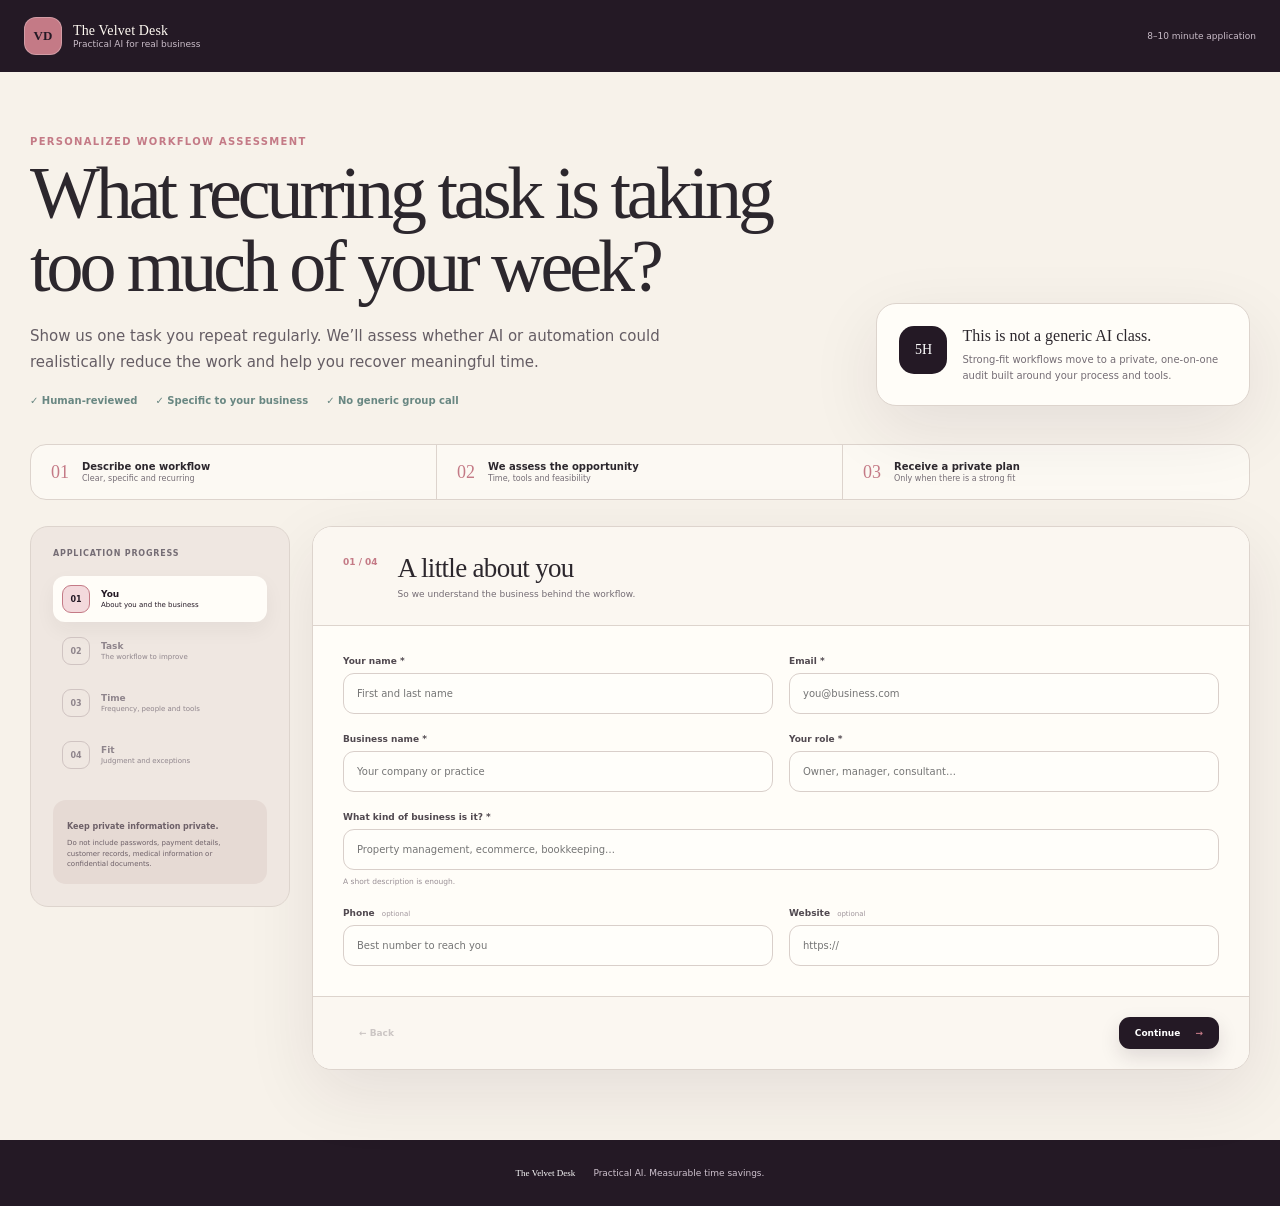
<file: TheVelvetDesk-workflowreview/index.html>
<!doctype html>
<html lang="en">
  <head>
    <meta charset="utf-8" />
    <meta name="viewport" content="width=device-width, initial-scale=1" />
    <meta name="description" content="Apply for a personalized workflow review and discover whether AI can help your business recover five hours each week." />
    <meta name="theme-color" content="#241925" />
    <title>Five-Hour Workflow Review | The Velvet Desk</title>
    <link rel="stylesheet" href="./styles.css" />
  </head>
  <body>
    <header class="site-header">
      <a class="brand" href="./" aria-label="The Velvet Desk home">
        <span class="brand-mark">VD</span>
        <span><strong>The Velvet Desk</strong><small>Practical AI for real business</small></span>
      </a>
      <span class="time-estimate">8–10 minute application</span>
    </header>

    <main>
      <section class="intro">
        <div class="intro-copy">
          <p class="eyebrow">Personalized workflow assessment</p>
          <h1>What recurring task is taking too much of your week?</h1>
          <p class="lede">Show us one task you repeat regularly. We’ll assess whether AI or automation could realistically reduce the work and help you recover meaningful time.</p>
          <div class="trust-row">
            <span>✓ Human-reviewed</span><span>✓ Specific to your business</span><span>✓ No generic group call</span>
          </div>
        </div>
        <aside class="intro-card">
          <span class="card-number">5H</span>
          <div><strong>This is not a generic AI class.</strong><p>Strong-fit workflows move to a private, one-on-one audit built around your process and tools.</p></div>
        </aside>
      </section>

      <section class="process" aria-label="How the workflow review works">
        <article><span>01</span><div><strong>Describe one workflow</strong><small>Clear, specific and recurring</small></div></article>
        <article><span>02</span><div><strong>We assess the opportunity</strong><small>Time, tools and feasibility</small></div></article>
        <article><span>03</span><div><strong>Receive a private plan</strong><small>Only when there is a strong fit</small></div></article>
      </section>

      <div class="form-layout" id="application">
        <aside class="progress-card">
          <p>Application progress</p>
          <ol id="progress-list">
            <li class="active"><span>01</span><div><strong>You</strong><small>About you and the business</small></div></li>
            <li><span>02</span><div><strong>Task</strong><small>The workflow to improve</small></div></li>
            <li><span>03</span><div><strong>Time</strong><small>Frequency, people and tools</small></div></li>
            <li><span>04</span><div><strong>Fit</strong><small>Judgment and exceptions</small></div></li>
          </ol>
          <div class="privacy-note"><strong>Keep private information private.</strong><p>Do not include passwords, payment details, customer records, medical information or confidential documents.</p></div>
        </aside>

        <form id="workflow-form" class="workflow-form" novalidate>
          <header class="form-heading"><span id="section-count">01 / 04</span><div><h2 id="section-title">A little about you</h2><p id="section-description">So we understand the business behind the workflow.</p></div></header>

          <section class="form-panel" data-step="0">
            <div class="field-grid two">
              <label><span>Your name *</span><input name="applicantName" required autocomplete="name" placeholder="First and last name" /></label>
              <label><span>Email *</span><input name="email" type="email" required autocomplete="email" placeholder="you@business.com" /></label>
            </div>
            <div class="field-grid two">
              <label><span>Business name *</span><input name="businessName" required placeholder="Your company or practice" /></label>
              <label><span>Your role *</span><input name="role" required placeholder="Owner, manager, consultant…" /></label>
            </div>
            <label><span>What kind of business is it? *</span><input name="businessType" required placeholder="Property management, ecommerce, bookkeeping…" /><small>A short description is enough.</small></label>
            <div class="field-grid two optional-row">
              <label><span>Phone <i>optional</i></span><input name="phone" type="tel" autocomplete="tel" placeholder="Best number to reach you" /></label>
              <label><span>Website <i>optional</i></span><input name="website" type="url" placeholder="https://" /></label>
            </div>
            <label class="bot-field" aria-hidden="true"><span>Company website</span><input name="companyWebsite" tabindex="-1" autocomplete="off" /></label>
          </section>

          <section class="form-panel" data-step="1" hidden>
            <label><span>Give the task a short name *</span><input name="workflowTitle" required placeholder="Processing new client inquiries" /><small>Choose one task that happens repeatedly.</small></label>
            <label><span>What are you trying to get done? *</span><textarea name="workflowDescription" required rows="4" placeholder="Explain the task in everyday language and why it matters."></textarea></label>
            <label><span>What causes the task to begin? *</span><textarea name="trigger" required rows="3" placeholder="A customer completes our website form, or every Friday I receive a new spreadsheet."></textarea><small>This is the trigger that tells you it is time to start.</small></label>
            <label><span>Walk us through the steps you currently take *</span><textarea name="steps" required rows="7" placeholder="1. I open the form response&#10;2. I copy the details into our spreadsheet&#10;3. I check whether the customer qualifies&#10;4. I write and send a response"></textarea><small>Include manual copying, checking, waiting and follow-up.</small></label>
          </section>

          <section class="form-panel" data-step="2" hidden>
            <div class="field-grid two number-row">
              <label><span>How many times per week? *</span><input name="occurrencesPerWeek" required type="number" min="1" max="1000" inputmode="numeric" placeholder="20" /></label>
              <label><span>Minutes each time? *</span><input name="minutesPerOccurrence" required type="number" min="1" max="1440" inputmode="numeric" placeholder="15" /></label>
            </div>
            <div class="calculation-note"><span>Why we ask</span><p>Frequency × time shows whether five hours of weekly savings is realistically available.</p></div>
            <label><span>Which apps, websites or tools are involved? *</span><textarea name="tools" required rows="3" placeholder="Gmail, Google Sheets, HubSpot, QuickBooks, WhatsApp…"></textarea></label>
            <label><span>What information goes in, and what should come out? *</span><textarea name="inputsOutputs" required rows="4" placeholder="We receive a name, email and project description. The final result is a qualified lead in HubSpot with a drafted response."></textarea></label>
            <label><span>Who else is involved? <i>optional</i></span><textarea name="peopleInvolved" rows="3" placeholder="Employees, customers, vendors or anyone who approves part of the task."></textarea></label>
          </section>

          <section class="form-panel" data-step="3" hidden>
            <label><span>What decisions require a person’s judgment? *</span><textarea name="judgment" required rows="4" placeholder="I decide whether the lead is a good fit and whether the request needs a custom price."></textarea><small>“None” is a valid answer if the same rules always apply.</small></label>
            <label><span>What unusual situations or exceptions occur? <i>optional</i></span><textarea name="exceptions" rows="3" placeholder="Tell us what sometimes causes the normal process to change."></textarea></label>

            <fieldset class="choice-field"><legend>Does the task involve sensitive information? *</legend><p>Financial, legal, medical, employee or private customer information.</p><div><label><input type="radio" name="sensitiveData" value="No" required /><span>No</span></label><label><input type="radio" name="sensitiveData" value="Yes" /><span>Yes</span></label><label><input type="radio" name="sensitiveData" value="Unsure" /><span>Unsure</span></label></div></fieldset>
            <fieldset class="choice-field"><legend>Could you show us a redacted example or short screen recording later? *</legend><p>Do not upload anything now. We may ask after the initial review.</p><div><label><input type="radio" name="sampleAvailable" value="Yes" required /><span>Yes</span></label><label><input type="radio" name="sampleAvailable" value="Maybe" /><span>Maybe</span></label><label><input type="radio" name="sampleAvailable" value="No" /><span>No</span></label></div></fieldset>
            <label><span>What would a successful solution look like? *</span><textarea name="desiredOutcome" required rows="4" placeholder="What should happen faster or automatically? What would you still want to review yourself?"></textarea></label>
            <fieldset class="choice-field"><legend>Would you be willing to adjust the current process if needed? *</legend><div><label><input type="radio" name="willingToChange" value="Yes" required /><span>Yes</span></label><label><input type="radio" name="willingToChange" value="It depends" /><span>It depends</span></label><label><input type="radio" name="willingToChange" value="No" /><span>No</span></label></div></fieldset>
            <label><span>Anything else we should know? <i>optional</i></span><textarea name="additionalNotes" rows="3" placeholder="Add any detail that would help us understand the task."></textarea></label>
            <label class="consent-row"><input type="checkbox" required /><span>I understand this is an application for a workflow review and does not guarantee that my task can save five hours or will be accepted.</span></label>
          </section>

          <div id="form-error" class="form-error" role="alert" hidden></div>
          <footer class="form-navigation">
            <button id="back-button" type="button" class="back-button" disabled>← Back</button>
            <button id="next-button" type="button" class="next-button">Continue <span>→</span></button>
            <button id="submit-button" type="submit" class="next-button submit-button" hidden>Submit for review <span>→</span></button>
          </footer>
        </form>

        <section id="success-card" class="success-card" hidden>
          <span class="success-check">✓</span>
          <p class="eyebrow" id="success-reference">Application received</p>
          <h2>Thank you. We’ll review the workflow.</h2>
          <p>We’ll assess its frequency, steps, tools, judgment and potential time savings. If it appears to be a strong fit, we’ll contact you about the next step.</p>
          <div class="success-next"><strong>What happens next</strong><ol><li>We screen the workflow for feasibility.</li><li>We may email you with a clarifying question.</li><li>Qualified workflows are invited to a private audit.</li></ol></div>
        </section>
      </div>
    </main>

    <footer class="site-footer"><strong>The Velvet Desk</strong><span>Practical AI. Measurable time savings.</span></footer>
    <script src="./app.js" defer></script>
  </body>
</html>
</file>
<file: TheVelvetDesk-workflowreview/styles.css>
:root {
  --plum: #241925;
  --plum-soft: #402b3f;
  --rose: #c47a86;
  --rose-light: #f3d9dc;
  --cream: #f7f2ea;
  --paper: #fffdf8;
  --ink: #2c272d;
  --muted: #756d75;
  --sage: #698782;
  --line: #ddd4cd;
  --danger: #9f372a;
  --shadow: 0 22px 70px rgba(42, 25, 40, .09);
}

* { box-sizing: border-box; }
html { scroll-behavior: smooth; }
body { margin: 0; color: var(--ink); background: var(--cream); font-family: Inter, ui-sans-serif, system-ui, -apple-system, BlinkMacSystemFont, "Segoe UI", sans-serif; }
button, input, textarea, select { font: inherit; }
button, a { -webkit-tap-highlight-color: transparent; }

.site-header { display: flex; align-items: center; justify-content: space-between; height: 72px; padding: 0 max(24px, calc((100vw - 1240px) / 2)); color: #fffaf2; background: var(--plum); }
.brand { display: flex; align-items: center; gap: 11px; color: inherit; text-decoration: none; }
.brand-mark { display: grid; place-items: center; width: 38px; height: 38px; border: 1px solid rgba(255,255,255,.25); border-radius: 12px; color: var(--plum); background: var(--rose); font-family: Georgia, serif; font-size: 13px; font-weight: 800; }
.brand > span:last-child { display: flex; flex-direction: column; }
.brand strong { font-family: Georgia, serif; font-size: 14px; font-weight: 500; letter-spacing: .01em; }
.brand small, .time-estimate { color: #c9bcc8; font-size: 9px; }

main { max-width: 1300px; margin: auto; padding: 0 30px 70px; }
.intro { display: grid; grid-template-columns: minmax(0, 1.5fr) minmax(280px, .7fr); gap: 46px; align-items: end; padding: 64px 0 38px; }
.eyebrow { margin: 0 0 10px; color: var(--rose); font-size: 10px; font-weight: 850; letter-spacing: .13em; text-transform: uppercase; }
.intro h1 { max-width: 820px; margin: 0; font-family: Georgia, serif; font-size: clamp(40px, 6vw, 74px); font-weight: 500; line-height: .98; letter-spacing: -.055em; }
.lede { max-width: 700px; margin: 22px 0 20px; color: #655d64; font-size: 15px; line-height: 1.7; }
.trust-row { display: flex; flex-wrap: wrap; gap: 18px; color: var(--sage); font-size: 10px; font-weight: 700; }
.intro-card { display: flex; gap: 15px; padding: 22px; border: 1px solid var(--line); border-radius: 20px; background: var(--paper); box-shadow: var(--shadow); }
.card-number { flex: 0 0 auto; display: grid; place-items: center; width: 48px; height: 48px; border-radius: 15px; color: #fff; background: var(--plum); font-family: Georgia, serif; font-size: 14px; }
.intro-card strong { font-family: Georgia, serif; font-size: 16px; font-weight: 500; }
.intro-card p { margin: 7px 0 0; color: var(--muted); font-size: 10px; line-height: 1.55; }

.process { display: grid; grid-template-columns: repeat(3, 1fr); margin-bottom: 26px; overflow: hidden; border: 1px solid var(--line); border-radius: 16px; background: rgba(255,253,248,.7); }
.process article { display: flex; align-items: center; gap: 13px; padding: 16px 20px; border-right: 1px solid var(--line); }
.process article:last-child { border-right: 0; }
.process article > span { color: var(--rose); font-family: Georgia, serif; font-size: 18px; }
.process article div { display: flex; flex-direction: column; gap: 2px; }
.process strong { font-size: 10px; }
.process small { color: var(--muted); font-size: 8px; }

.form-layout { display: grid; grid-template-columns: 260px minmax(0, 1fr); align-items: start; gap: 22px; }
.progress-card { position: sticky; top: 22px; padding: 22px; border: 1px solid var(--line); border-radius: 18px; background: #efe7e1; }
.progress-card > p { margin: 0 0 18px; color: var(--muted); font-size: 8px; font-weight: 800; letter-spacing: .1em; text-transform: uppercase; }
.progress-card ol { display: grid; gap: 6px; margin: 0; padding: 0; list-style: none; }
.progress-card li { display: flex; align-items: center; gap: 11px; padding: 9px; border-radius: 12px; color: #8f858c; }
.progress-card li > span { display: grid; place-items: center; width: 28px; height: 28px; border: 1px solid #d0c4c2; border-radius: 9px; font-size: 8px; font-weight: 800; }
.progress-card li div { display: flex; flex-direction: column; gap: 2px; }
.progress-card li strong { font-size: 9px; }
.progress-card li small { font-size: 7px; }
.progress-card li.active { color: var(--plum); background: var(--paper); box-shadow: 0 8px 20px rgba(48,31,47,.05); }
.progress-card li.active > span { border-color: var(--rose); color: var(--plum); background: var(--rose-light); }
.progress-card li.complete { color: var(--sage); }
.progress-card li.complete > span { border-color: var(--sage); color: white; background: var(--sage); }
.privacy-note { margin-top: 22px; padding: 14px; border-radius: 13px; color: #6d6068; background: #e6dad4; }
.privacy-note strong { font-size: 8px; }
.privacy-note p { margin: 5px 0 0; font-size: 7px; line-height: 1.5; }

.workflow-form, .success-card { overflow: hidden; border: 1px solid var(--line); border-radius: 20px; background: var(--paper); box-shadow: var(--shadow); }
.form-heading { display: flex; gap: 20px; padding: 26px 30px; border-bottom: 1px solid var(--line); background: #fbf7f1; }
.form-heading > span { padding-top: 4px; color: var(--rose); font-size: 9px; font-weight: 800; white-space: nowrap; }
.form-heading h2 { margin: 0; font-family: Georgia, serif; font-size: 27px; font-weight: 500; letter-spacing: -.025em; }
.form-heading p { margin: 5px 0 0; color: var(--muted); font-size: 9px; }
.form-panel { display: grid; gap: 20px; padding: 30px; }
.field-grid { display: grid; gap: 16px; }
.field-grid.two { grid-template-columns: 1fr 1fr; }
.workflow-form label:not(.consent-row):not(.bot-field) { display: grid; gap: 7px; }
.workflow-form label > span, .choice-field legend { color: #514950; font-size: 9px; font-weight: 750; }
.workflow-form label > span i { margin-left: 4px; color: #a1979d; font-size: 7px; font-style: normal; font-weight: 500; }
.workflow-form input:not([type="radio"]):not([type="checkbox"]), .workflow-form textarea, .workflow-form select { width: 100%; border: 1px solid #d9cfca; border-radius: 11px; padding: 12px 13px; outline: none; color: var(--ink); background: #fffefa; font-size: 10px; line-height: 1.5; transition: border-color .2s, box-shadow .2s; }
.workflow-form textarea { resize: vertical; min-height: 84px; }
.workflow-form input:focus, .workflow-form textarea:focus, .workflow-form select:focus { border-color: var(--rose); box-shadow: 0 0 0 3px rgba(196,122,134,.13); }
.workflow-form label > small { color: #998f95; font-size: 7.5px; line-height: 1.45; }
.bot-field { position: absolute; left: -10000px; width: 1px; height: 1px; overflow: hidden; }
.calculation-note { display: flex; gap: 12px; align-items: center; padding: 13px 15px; border-radius: 12px; color: #526c68; background: #e7efec; }
.calculation-note span { font-size: 7px; font-weight: 850; letter-spacing: .08em; text-transform: uppercase; }
.calculation-note p { margin: 0; font-size: 8px; }
.choice-field { display: grid; gap: 8px; margin: 0; padding: 17px; border: 1px solid #ded4cf; border-radius: 14px; }
.choice-field p { margin: -2px 0 3px; color: var(--muted); font-size: 8px; }
.choice-field > div { display: flex; flex-wrap: wrap; gap: 8px; }
.choice-field label { display: block !important; position: relative; }
.choice-field input { position: absolute; opacity: 0; pointer-events: none; }
.choice-field label > span { display: block; min-width: 68px; padding: 9px 12px; border: 1px solid #d8ceca; border-radius: 9px; text-align: center; cursor: pointer; background: white; }
.choice-field input:checked + span { border-color: var(--plum); color: white; background: var(--plum); }
.consent-row { display: flex; align-items: flex-start; gap: 10px; padding: 14px; border-radius: 12px; background: #f5efea; }
.consent-row input { margin-top: 2px; accent-color: var(--plum); }
.consent-row span { color: #6d646a !important; font-size: 8px !important; line-height: 1.5; }
.form-error { margin: 0 30px 20px; padding: 12px 14px; border-radius: 10px; color: var(--danger); background: #ffede9; font-size: 9px; }
.form-navigation { display: flex; justify-content: space-between; padding: 20px 30px; border-top: 1px solid var(--line); background: #fbf7f1; }
.form-navigation button { border: 0; border-radius: 11px; padding: 11px 16px; font-size: 9px; font-weight: 800; cursor: pointer; }
.back-button { color: #756c72; background: transparent; }
.back-button:disabled { opacity: .35; cursor: default; }
.next-button { margin-left: auto; color: white; background: var(--plum); box-shadow: 0 8px 20px rgba(36,25,37,.13); }
.next-button span { margin-left: 12px; color: var(--rose); }
.next-button:disabled { opacity: .65; cursor: wait; }

.success-card { grid-column: 2; padding: 48px; text-align: center; }
.success-check { display: grid; place-items: center; width: 58px; height: 58px; margin: 0 auto 20px; border-radius: 18px; color: white; background: var(--sage); font-size: 24px; }
.success-card h2 { margin: 0; font-family: Georgia, serif; font-size: 36px; font-weight: 500; letter-spacing: -.035em; }
.success-card > p:not(.eyebrow) { max-width: 620px; margin: 15px auto 25px; color: var(--muted); font-size: 11px; line-height: 1.7; }
.success-next { max-width: 530px; margin: auto; padding: 20px 24px; border-radius: 15px; text-align: left; background: #f3ede7; }
.success-next strong { font-size: 9px; }
.success-next ol { display: grid; gap: 8px; margin: 12px 0 0; padding-left: 20px; color: #6f666c; font-size: 9px; }
.site-footer { display: flex; align-items: center; justify-content: center; gap: 18px; padding: 28px; color: #cfc3cf; background: var(--plum); font-size: 9px; }
.site-footer strong { color: white; font-family: Georgia, serif; font-weight: 500; }
.site-footer a { color: var(--rose); }
[hidden] { display: none !important; }

@media (max-width: 820px) {
  main { padding-inline: 18px; }
  .intro { grid-template-columns: 1fr; gap: 24px; padding-top: 40px; }
  .intro h1 { font-size: clamp(39px, 11vw, 62px); }
  .process { grid-template-columns: 1fr; }
  .process article { border-right: 0; border-bottom: 1px solid var(--line); }
  .process article:last-child { border-bottom: 0; }
  .form-layout { grid-template-columns: 1fr; }
  .progress-card { position: static; padding: 14px; }
  .progress-card > p, .progress-card li div, .privacy-note { display: none; }
  .progress-card ol { grid-template-columns: repeat(4, 1fr); gap: 5px; }
  .progress-card li { justify-content: center; padding: 7px; }
  .success-card { grid-column: 1; }
}

@media (max-width: 560px) {
  .site-header { height: 66px; padding-inline: 16px; }
  .time-estimate, .brand small { display: none; }
  .intro { padding-top: 32px; }
  .trust-row { display: grid; gap: 8px; }
  .field-grid.two { grid-template-columns: 1fr; }
  .form-heading, .form-panel, .form-navigation { padding-left: 20px; padding-right: 20px; }
  .form-heading { gap: 12px; }
  .form-heading h2 { font-size: 23px; }
  .choice-field > div { display: grid; grid-template-columns: repeat(3, 1fr); }
  .choice-field label > span { min-width: 0; padding-inline: 6px; }
  .success-card { padding: 34px 22px; }
  .success-card h2 { font-size: 29px; }
  .site-footer { flex-direction: column; gap: 7px; }
}
</file>
